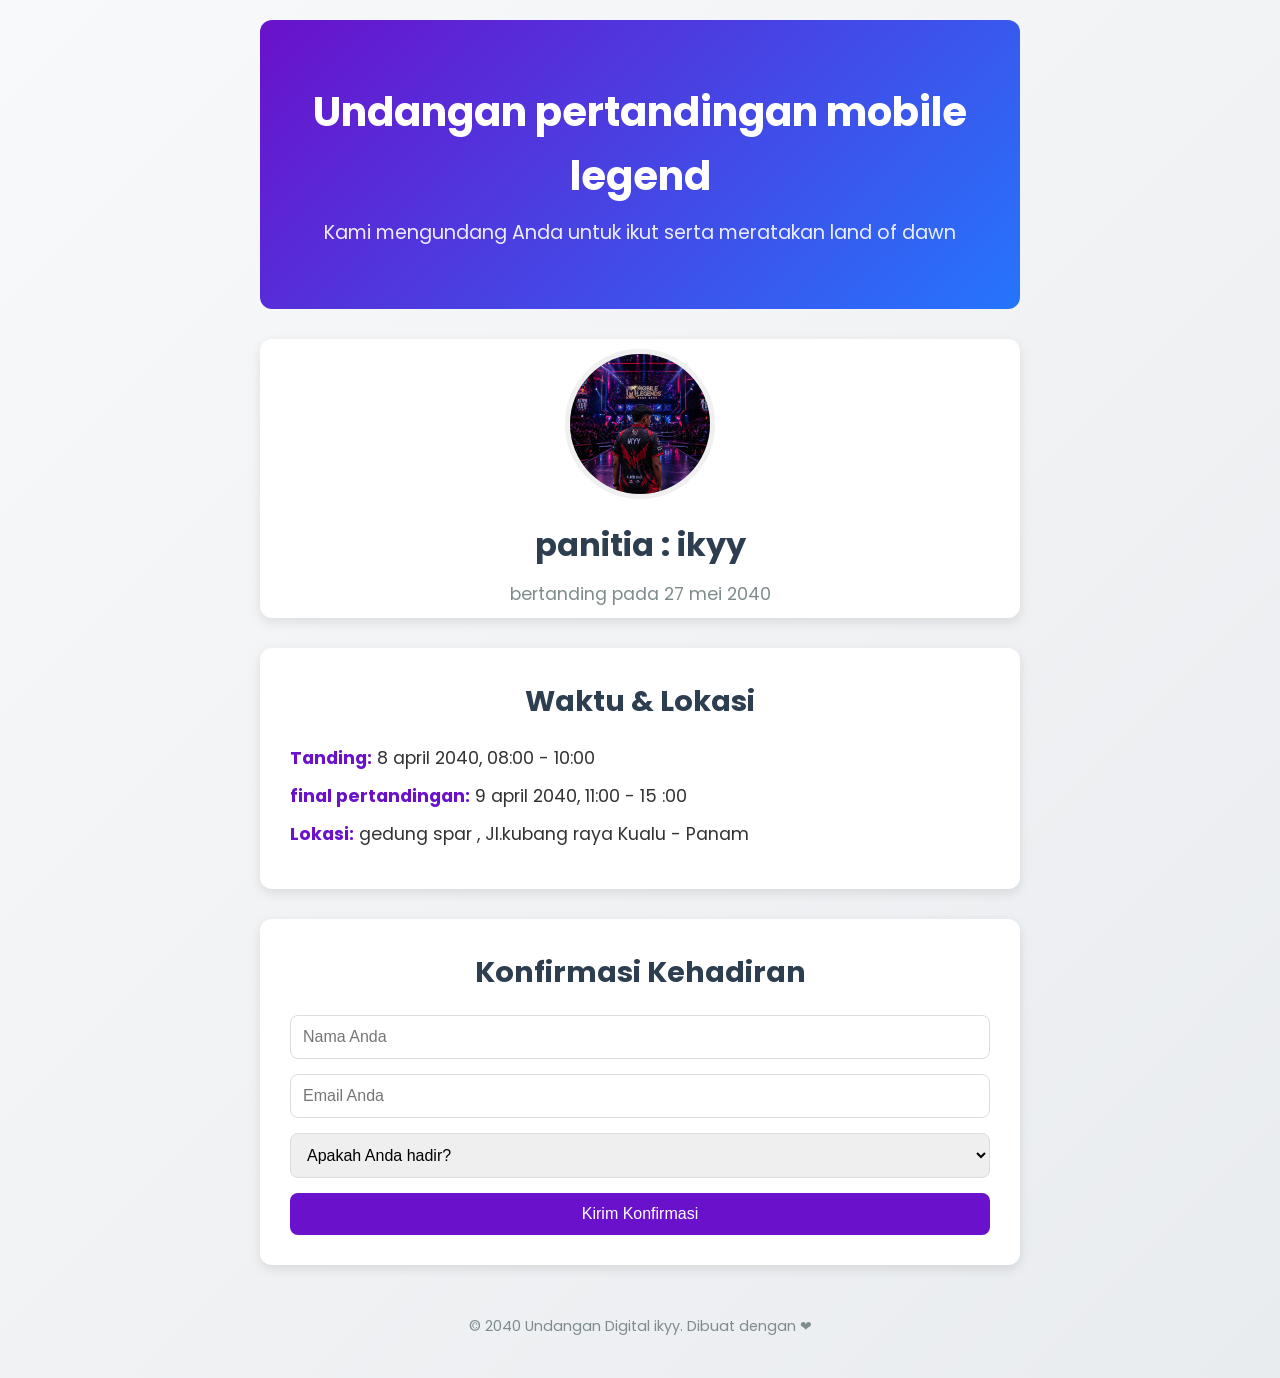
<file: index.html>
<!DOCTYPE html>
<html lang="en">
<head>
<meta charset="UTF-8" />
<meta name="viewport" content="width=device-width,
initial-scale=1.0" />
<title>Undangan Digital</title>
<link rel="stylesheet" href="style.css" />
<link href="https://fonts.googleapis.com/css2?family
=Poppins:wght@300;400;600&display=swap" rel
="stylesheet" />
</head>

<body>
<div class="container">
    <header class="hero">
        <h1>Undangan pertandingan mobile legend</h1>
        <p>Kami mengundang Anda untuk ikut serta meratakan land of dawn</p>
    </header>

    <section class="couple">
        <div class="photo">
  <img src="file_0000000082f0720894240ce4c3adcc1f.png" alt="profil undangan">
</div>
        <h2>panitia : ikyy</h2>
        <p>bertanding pada 27 mei 2040</p>
    </section>

    <section class="event-details">
        <h3>Waktu & Lokasi</h3>
        <p><strong>Tanding:</strong> 8 april 2040, 08:00 -
        10:00</p>
        <p><strong>final pertandingan:</strong> 9 april 2040, 11:00 - 15 :00</p>
        <p><strong>Lokasi:</strong> gedung spar
        , Jl.kubang raya Kualu - Panam</p>
    </section>

    <section class="rsvp">
        <h3>Konfirmasi Kehadiran</h3>
            <form id="rsvpForm" action="https://formspree.io/f/xbdqvvro" method="POST">

    <input type="text" name="Nama" placeholder="Nama Anda" required>

    <input type="email" name="Email" placeholder="Email Anda" required>

    <select name="Kehadiran" required>
        <option value="">Apakah Anda hadir?</option>
        <option value="Hadir">Hadir</option>
        <option value="Tidak Hadir">Tidak Hadir</option>
    </select>

    <button type="submit" id="submitBtn">
        Kirim Konfirmasi
    </button>

    </form>
</section>

<footer>
    <p>&copy; 2040 Undangan Digital ikyy. Dibuat
    dengan ❤</p>
</footer>
</div>

<!-- <script src="script.js"></script> -->
</body>
</html>
</file>
<file: style.css>
/* Reset & Base Styles */
* {
  margin: 0;
  padding: 0;
  box-sizing: border-box;
}

body {
  font-family: 'Poppins', sans-serif;
  background: linear-gradient(135deg, #f8f9fa, #e9ecef);
  color: #333;
  line-height: 1.6;
}

.container {
  max-width: 800px;
  margin: 0 auto;
  padding: 20px;
}

/* Header Hero */
.hero {
  text-align: center;
  padding: 60px 20px;
  background: linear-gradient(135deg, #6a11cb, #2575fc);
  color: white;
  border-radius: 12px;
  margin-bottom: 30px;
}

.hero h1 {
  font-size: 2.5rem;
  margin-bottom: 10px;
}

.hero p {
  font-size: 1.2rem;
  opacity: 0.9;
}

/* Couple Section */
.couple {
  text-align: center;
  padding: 10px 10px;
  background: white;
  border-radius: 12px;
  box-shadow: 0 4px 12px rgba(0,0,0,0.1);
  margin-bottom: 30px;
}

.couple .photo {
  width: 150px;
  height: 150px;
  background: #ddd;
  border-radius: 50%;
  margin: 0 auto 20px;
  border: 5px solid #f0f0f0;
  background-image: url('https://via.placeholder.com/150');
  background-size: cover;
  background-position: center;
}

.couple h2 {
  font-size: 2rem;
  color: #2c3e50;
  margin-bottom: 10px;
}

.couple p {
  font-size: 1.1rem;
  color: #7f8c8d;
}

/* Event Details */
.event-details {
  background: white;
  padding: 30px;
  border-radius: 12px;
  box-shadow: 0 4px 12px rgba(0,0,0,0.1);
  margin-bottom: 30px;
}

.event-details h3 {
  font-size: 1.8rem;
  color: #2c3e50;
  margin-bottom: 20px;
  text-align: center;
}

.event-details p {
  font-size: 1.1rem;
  margin-bottom: 10px;
}

.event-details strong {
  color: #6a11cb;
}

/* RSVP Form */
.rsvp {
  background: white;
  padding: 30px;
  border-radius: 12px;
  box-shadow: 0 4px 12px rgba(0,0,0,0.1);
  margin-bottom: 30px;
}

.rsvp h3 {
  font-size: 1.8rem;
  color: #2c3e50;
  margin-bottom: 20px;
  text-align: center;
}

#rsvpForm {
  display: flex;
  flex-direction: column;
  gap: 15px;
}

#rsvpForm input,
#rsvpForm select {
  padding: 12px;
  border: 1px solid #ddd;
  border-radius: 8px;
  font-size: 1rem;
}

#rsvpForm button {
  padding: 12px;
  background: #6a11cb;
  color: white;
  border: none;
  border-radius: 8px;
  font-size: 1rem;
  cursor: pointer;
  transition: background 0.3s;
}

#rsvpForm button:hover {
  background: #520ea1;
}

/* Footer */
footer {
  text-align: center;
  padding: 20px;
  color: #7f8c8d;
  font-size: 0.9rem;
}

/* Responsive */
@media (max-width: 600px) {
  .hero h1 {
    font-size: 2rem;
  }

  .hero p {
    font-size: 1rem;
  }

  .couple h2 {
    font-size: 1.8rem;
  }

  .event-details h3,
  .rsvp h3 {
    font-size: 1.5rem;
  }
}
.photo img {
  width: 100%;
  height: 100%;
  object-fit: cover;
  border-radius: 50%;
}
</file>
